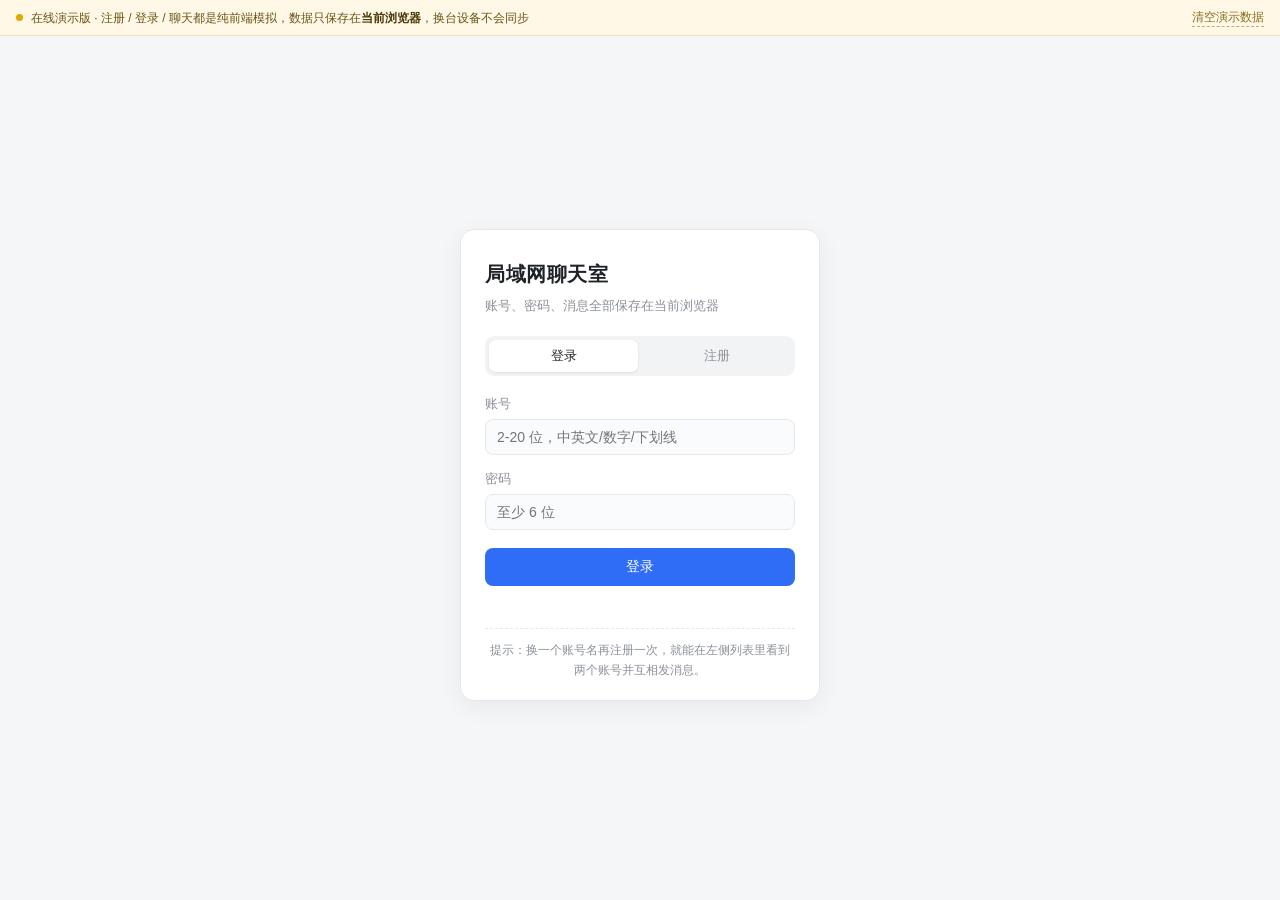
<file: docs/index.html>
<!DOCTYPE html>
<html lang="zh-CN">
<head>
  <meta charset="UTF-8" />
  <meta name="viewport" content="width=device-width, initial-scale=1.0" />
  <title>局域网聊天室 · 在线演示</title>
  <link rel="icon" href="data:image/svg+xml,%3Csvg xmlns='http://www.w3.org/2000/svg' viewBox='0 0 100 100'%3E%3Crect width='100' height='100' rx='22' fill='%232f6df6'/%3E%3Cpath d='M24 30h52v30H50l-16 14v-14H24z' fill='white'/%3E%3C/svg%3E" />
  <link rel="stylesheet" href="style.css" />
</head>
<body>

  <!-- 演示版横幅：告诉访问者数据只保存在本机浏览器 -->
  <div class="demo-bar">
    <span class="demo-dot"></span>
    <span>在线演示版 · 注册 / 登录 / 聊天都是纯前端模拟，数据只保存在<strong>当前浏览器</strong>，换台设备不会同步</span>
    <a class="demo-link" href="#" id="resetBtn">清空演示数据</a>
  </div>

  <!-- ============ 登录 / 注册 ============ -->
  <section id="authView" class="auth-view">
    <div class="auth-card">
      <h1>局域网聊天室</h1>
      <p class="sub">账号、密码、消息全部保存在当前浏览器</p>

      <div class="tabs">
        <button class="tab active" data-mode="login" type="button">登录</button>
        <button class="tab" data-mode="register" type="button">注册</button>
      </div>

      <form id="authForm" autocomplete="off">
        <label class="field">
          <span>账号</span>
          <input id="username" type="text" placeholder="2-20 位，中英文/数字/下划线" maxlength="20" required />
        </label>
        <label class="field">
          <span>密码</span>
          <input id="password" type="password" placeholder="至少 6 位" maxlength="64" required />
        </label>
        <button id="authSubmit" class="primary" type="submit">登录</button>
        <p id="authMsg" class="form-msg"></p>
      </form>

      <p class="demo-hint" id="demoHint"></p>
    </div>
  </section>

  <!-- ============ 聊天主界面 ============ -->
  <section id="chatView" class="chat-view hidden">
    <!-- 左侧：所有账号 -->
    <aside class="sidebar">
      <header class="sidebar-head">
        <div class="me">
          <span id="meName" class="me-name"></span>
          <span class="me-tip">在线</span>
        </div>
        <button id="logoutBtn" class="ghost" type="button">退出</button>
      </header>
      <p class="list-title">全部账号 <span id="userCount">0</span></p>
      <ul id="userList" class="user-list"></ul>
    </aside>

    <!-- 右侧：聊天区 -->
    <main class="main">
      <header class="chat-head">
        <span id="chatTitle">请选择左侧账号开始聊天</span>
        <span id="chatSub" class="chat-sub"></span>
      </header>

      <div id="messageList" class="message-list">
        <div class="empty" id="emptyTip">还没有选择聊天对象</div>
      </div>

      <form id="sendForm" class="send-form">
        <input id="messageInput" type="text" placeholder="输入消息，按回车发送" maxlength="2000" autocomplete="off" disabled />
        <button id="sendBtn" class="primary" type="submit" disabled>发送</button>
      </form>
    </main>
  </section>

  <script src="app.js"></script>
</body>
</html>
</file>
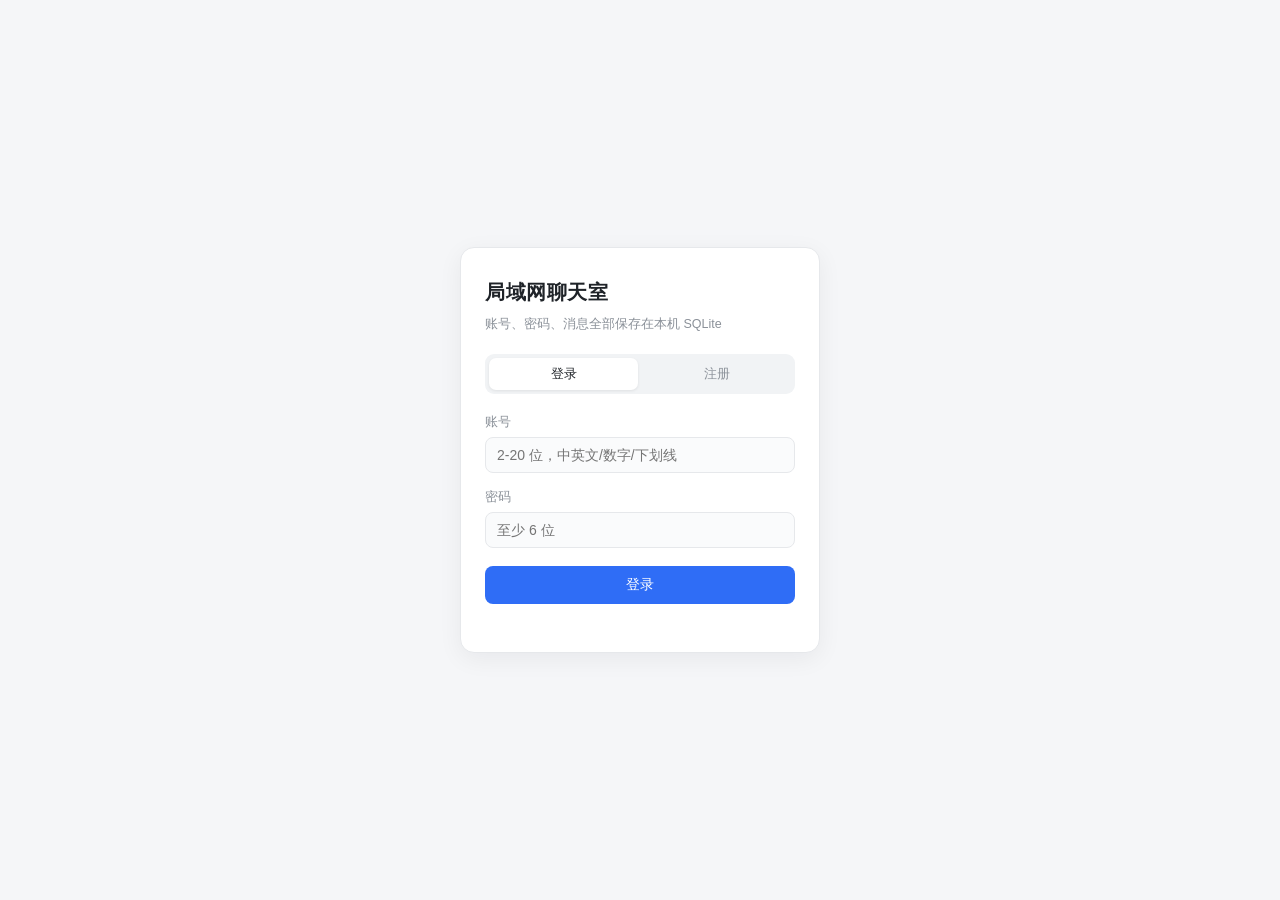
<file: public/index.html>
<!DOCTYPE html>
<html lang="zh-CN">
<head>
  <meta charset="UTF-8" />
  <!-- 局域网手机上打开时，按设备宽度渲染 -->
  <meta name="viewport" content="width=device-width, initial-scale=1.0" />
  <title>局域网聊天室</title>
  <!-- 内联 SVG favicon，避免浏览器额外请求 /favicon.ico 报 404 -->
  <link rel="icon" href="data:image/svg+xml,%3Csvg xmlns='http://www.w3.org/2000/svg' viewBox='0 0 100 100'%3E%3Crect width='100' height='100' rx='22' fill='%232f6df6'/%3E%3Cpath d='M24 30h52v30H50l-16 14v-14H24z' fill='white'/%3E%3C/svg%3E" />
  <link rel="stylesheet" href="style.css" />
</head>
<body>

  <!-- ============ 登录 / 注册 ============ -->
  <section id="authView" class="auth-view">
    <div class="auth-card">
      <h1>局域网聊天室</h1>
      <p class="sub">账号、密码、消息全部保存在本机 SQLite</p>

      <div class="tabs">
        <button class="tab active" data-mode="login" type="button">登录</button>
        <button class="tab" data-mode="register" type="button">注册</button>
      </div>

      <form id="authForm" autocomplete="off">
        <label class="field">
          <span>账号</span>
          <input id="username" type="text" placeholder="2-20 位，中英文/数字/下划线" maxlength="20" required />
        </label>
        <label class="field">
          <span>密码</span>
          <input id="password" type="password" placeholder="至少 6 位" maxlength="64" required />
        </label>
        <button id="authSubmit" class="primary" type="submit">登录</button>
        <p id="authMsg" class="form-msg"></p>
      </form>
    </div>
  </section>

  <!-- ============ 聊天主界面 ============ -->
  <section id="chatView" class="chat-view hidden">
    <!-- 左侧：所有账号 -->
    <aside class="sidebar">
      <header class="sidebar-head">
        <div class="me">
          <span id="meName" class="me-name"></span>
          <span class="me-tip">在线</span>
        </div>
        <button id="logoutBtn" class="ghost" type="button">退出</button>
      </header>
      <p class="list-title">全部账号 <span id="userCount">0</span></p>
      <ul id="userList" class="user-list"></ul>
    </aside>

    <!-- 右侧：聊天区 -->
    <main class="main">
      <header class="chat-head">
        <span id="chatTitle">请选择左侧账号开始聊天</span>
        <span id="chatSub" class="chat-sub"></span>
      </header>

      <div id="messageList" class="message-list">
        <div class="empty" id="emptyTip">还没有选择聊天对象</div>
      </div>

      <form id="sendForm" class="send-form">
        <input id="messageInput" type="text" placeholder="输入消息，按回车发送" maxlength="2000" autocomplete="off" disabled />
        <button id="sendBtn" class="primary" type="submit" disabled>发送</button>
      </form>
    </main>
  </section>

  <script src="app.js"></script>
</body>
</html>
</file>
<file: docs/style.css>
/* ==========================================================================
   style.css —— 全部为 CSS3 原生写法，无框架、无预处理器
   设计：浅色、克制、可读优先。左侧账号列表 + 右侧气泡聊天
   （GitHub Pages 演示版在此基础上前置了一条 .demo-bar 说明栏）
   ========================================================================== */

:root {
  --bg: #f5f6f8;
  --panel: #ffffff;
  --line: #e6e8eb;
  --text: #1f2328;
  --muted: #8b9199;
  --brand: #2f6df6;
  --bubble-me: #2f6df6;
  --bubble-other: #f0f2f5;
  --radius: 10px;
}

* { box-sizing: border-box; }

html, body {
  height: 100%;
  margin: 0;
}

body {
  background: var(--bg);
  color: var(--text);
  font: 14px/1.6 -apple-system, "Segoe UI", "Microsoft YaHei", "PingFang SC", sans-serif;
  -webkit-font-smoothing: antialiased;
}

.hidden { display: none !important; }

button { font-family: inherit; cursor: pointer; }

/* ---------------------------- 演示版说明栏 ---------------------------- */
.demo-bar {
  display: flex;
  align-items: center;
  gap: 8px;
  padding: 8px 16px;
  background: #fff8e6;
  border-bottom: 1px solid #f2e2b8;
  color: #6b5314;
  font-size: 12px;
  line-height: 1.5;
}

.demo-bar strong { color: #4a3908; }

.demo-dot {
  width: 7px;
  height: 7px;
  flex: 0 0 7px;
  border-radius: 50%;
  background: #e0a800;
}

.demo-link {
  margin-left: auto;
  flex: 0 0 auto;
  color: #8a6d1f;
  text-decoration: none;
  border-bottom: 1px dashed #c9ae6a;
}

.demo-link:hover { color: #4a3908; }

.demo-hint {
  margin: 14px 0 0;
  padding-top: 12px;
  border-top: 1px dashed var(--line);
  font-size: 12px;
  color: var(--muted);
  text-align: center;
}

/* ---------------------------- 登录 / 注册 ---------------------------- */
.auth-view {
  min-height: calc(100% - 42px);   /* 减去顶部说明栏高度 */
  display: flex;
  align-items: center;
  justify-content: center;
  padding: 24px;
}

.auth-card {
  width: 100%;
  max-width: 360px;
  background: var(--panel);
  border: 1px solid var(--line);
  border-radius: 14px;
  padding: 28px 24px 20px;
  box-shadow: 0 6px 24px rgba(20, 25, 40, .06);
}

.auth-card h1 {
  margin: 0 0 6px;
  font-size: 20px;
  letter-spacing: .5px;
}

.auth-card .sub {
  margin: 0 0 20px;
  color: var(--muted);
  font-size: 12.5px;
}

.tabs {
  display: flex;
  gap: 4px;
  background: #f1f3f5;
  padding: 4px;
  border-radius: 9px;
  margin-bottom: 18px;
}

.tab {
  flex: 1;
  border: 0;
  background: transparent;
  color: var(--muted);
  padding: 7px 0;
  border-radius: 7px;
  font-size: 13px;
  transition: .15s;
}

.tab.active {
  background: var(--panel);
  color: var(--text);
  box-shadow: 0 1px 3px rgba(0, 0, 0, .08);
}

.field {
  display: block;
  margin-bottom: 14px;
}

.field span {
  display: block;
  font-size: 12.5px;
  color: var(--muted);
  margin-bottom: 5px;
}

.field input,
.send-form input {
  width: 100%;
  padding: 9px 11px;
  border: 1px solid var(--line);
  border-radius: 8px;
  background: #fafbfc;
  font-size: 14px;
  color: var(--text);
  outline: none;
  transition: border-color .15s, background .15s;
}

.field input:focus,
.send-form input:focus {
  border-color: var(--brand);
  background: #fff;
}

.primary {
  width: 100%;
  padding: 10px 0;
  border: 0;
  border-radius: 8px;
  background: var(--brand);
  color: #fff;
  font-size: 14px;
  margin-top: 4px;
  transition: opacity .15s;
}

.primary:hover:not(:disabled) { opacity: .9; }
.primary:disabled { opacity: .5; cursor: not-allowed; }

.form-msg {
  min-height: 18px;
  margin: 10px 0 0;
  font-size: 12.5px;
  color: #e5484d;
}

.form-msg.ok { color: #12a150; }

/* ---------------------------- 聊天布局 ---------------------------- */
.chat-view {
  height: calc(100% - 42px);   /* 减去顶部说明栏高度 */
  display: flex;
  background: var(--panel);
}

/* 左侧列表 */
.sidebar {
  width: 250px;
  flex: 0 0 250px;
  border-right: 1px solid var(--line);
  display: flex;
  flex-direction: column;
  background: #fbfcfd;
}

.sidebar-head {
  display: flex;
  align-items: center;
  justify-content: space-between;
  padding: 14px 16px;
  border-bottom: 1px solid var(--line);
}

.me-name { font-weight: 600; }

.me-tip {
  display: inline-block;
  margin-left: 6px;
  font-size: 11px;
  color: #12a150;
}

.ghost {
  border: 1px solid var(--line);
  background: #fff;
  color: var(--muted);
  border-radius: 6px;
  padding: 4px 10px;
  font-size: 12px;
}

.ghost:hover { color: var(--text); border-color: #cfd4da; }

.list-title {
  margin: 0;
  padding: 12px 16px 8px;
  font-size: 11.5px;
  color: var(--muted);
  letter-spacing: .5px;
}

.user-list {
  list-style: none;
  margin: 0;
  padding: 0 8px 12px;
  overflow-y: auto;
  flex: 1;
}

.user-item {
  display: flex;
  align-items: center;
  gap: 10px;
  padding: 9px 10px;
  border-radius: 9px;
  cursor: pointer;
  transition: background .12s;
}

.user-item:hover { background: #f1f3f6; }
.user-item.active { background: #e8f0ff; }

.avatar {
  width: 32px;
  height: 32px;
  flex: 0 0 32px;
  border-radius: 50%;
  background: #dfe4ea;
  color: #4a5158;
  display: flex;
  align-items: center;
  justify-content: center;
  font-size: 13px;
  font-weight: 600;
  text-transform: uppercase;
}

.user-item.active .avatar { background: var(--brand); color: #fff; }

.user-info { min-width: 0; flex: 1; }

.user-name {
  font-size: 13.5px;
  white-space: nowrap;
  overflow: hidden;
  text-overflow: ellipsis;
}

.user-preview {
  font-size: 11.5px;
  color: var(--muted);
  white-space: nowrap;
  overflow: hidden;
  text-overflow: ellipsis;
}

.badge-me {
  font-size: 10px;
  color: var(--brand);
  border: 1px solid #c9dbfd;
  border-radius: 4px;
  padding: 0 4px;
  margin-left: 4px;
  vertical-align: 1px;
}

/* 右侧聊天区 */
.main {
  flex: 1;
  display: flex;
  flex-direction: column;
  min-width: 0;
}

.chat-head {
  padding: 14px 20px;
  border-bottom: 1px solid var(--line);
  font-weight: 600;
  display: flex;
  align-items: baseline;
  gap: 8px;
}

.chat-sub {
  font-weight: 400;
  font-size: 12px;
  color: var(--muted);
}

.message-list {
  flex: 1;
  overflow-y: auto;
  padding: 20px;
  background: #fafbfc;
  display: flex;
  flex-direction: column;
  gap: 10px;
}

.empty {
  margin: auto;
  color: var(--muted);
  font-size: 13px;
}

.msg-row {
  display: flex;
  gap: 8px;
  align-items: flex-end;
  max-width: 78%;
}

.msg-row.mine {
  align-self: flex-end;
  flex-direction: row-reverse;
}

.msg-meta {
  font-size: 11px;
  color: var(--muted);
  margin-bottom: 3px;
}

.bubble {
  padding: 8px 12px;
  border-radius: 12px;
  background: var(--bubble-other);
  word-break: break-word;
  white-space: pre-wrap;   /* 保留用户输入的换行 */
  font-size: 13.5px;
}

.msg-row.mine .bubble {
  background: var(--bubble-me);
  color: #fff;
}

.send-form {
  display: flex;
  gap: 10px;
  padding: 14px 20px;
  border-top: 1px solid var(--line);
  background: var(--panel);
}

.send-form .primary {
  width: auto;
  flex: 0 0 84px;
  margin: 0;
  padding: 0 16px;
}

/* ---------------------------- 移动端适配 ---------------------------- */
@media (max-width: 720px) {
  .sidebar { width: 108px; flex-basis: 108px; }
  .user-preview, .me-tip, .chat-sub { display: none; }
  .sidebar-head { padding: 12px 10px; flex-direction: column; gap: 8px; }
  .message-list { padding: 12px; }
  .msg-row { max-width: 88%; }
  .demo-bar { font-size: 11.5px; align-items: flex-start; }
  .demo-link { margin-left: 0; }
}
</file>
<file: public/style.css>
/* ==========================================================================
   style.css —— 全部为 CSS3 原生写法，无框架、无预处理器
   设计：浅色、克制、可读优先。左侧账号列表 + 右侧气泡聊天
   ========================================================================== */

:root {
  --bg: #f5f6f8;
  --panel: #ffffff;
  --line: #e6e8eb;
  --text: #1f2328;
  --muted: #8b9199;
  --brand: #2f6df6;
  --bubble-me: #2f6df6;
  --bubble-other: #f0f2f5;
  --radius: 10px;
}

* { box-sizing: border-box; }

html, body {
  height: 100%;
  margin: 0;
}

body {
  background: var(--bg);
  color: var(--text);
  font: 14px/1.6 -apple-system, "Segoe UI", "Microsoft YaHei", "PingFang SC", sans-serif;
  -webkit-font-smoothing: antialiased;
}

.hidden { display: none !important; }

button { font-family: inherit; cursor: pointer; }

/* ---------------------------- 登录 / 注册 ---------------------------- */
.auth-view {
  min-height: 100%;
  display: flex;
  align-items: center;
  justify-content: center;
  padding: 24px;
}

.auth-card {
  width: 100%;
  max-width: 360px;
  background: var(--panel);
  border: 1px solid var(--line);
  border-radius: 14px;
  padding: 28px 24px 20px;
  box-shadow: 0 6px 24px rgba(20, 25, 40, .06);
}

.auth-card h1 {
  margin: 0 0 6px;
  font-size: 20px;
  letter-spacing: .5px;
}

.auth-card .sub {
  margin: 0 0 20px;
  color: var(--muted);
  font-size: 12.5px;
}

.tabs {
  display: flex;
  gap: 4px;
  background: #f1f3f5;
  padding: 4px;
  border-radius: 9px;
  margin-bottom: 18px;
}

.tab {
  flex: 1;
  border: 0;
  background: transparent;
  color: var(--muted);
  padding: 7px 0;
  border-radius: 7px;
  font-size: 13px;
  transition: .15s;
}

.tab.active {
  background: var(--panel);
  color: var(--text);
  box-shadow: 0 1px 3px rgba(0, 0, 0, .08);
}

.field {
  display: block;
  margin-bottom: 14px;
}

.field span {
  display: block;
  font-size: 12.5px;
  color: var(--muted);
  margin-bottom: 5px;
}

.field input,
.send-form input {
  width: 100%;
  padding: 9px 11px;
  border: 1px solid var(--line);
  border-radius: 8px;
  background: #fafbfc;
  font-size: 14px;
  color: var(--text);
  outline: none;
  transition: border-color .15s, background .15s;
}

.field input:focus,
.send-form input:focus {
  border-color: var(--brand);
  background: #fff;
}

.primary {
  width: 100%;
  padding: 10px 0;
  border: 0;
  border-radius: 8px;
  background: var(--brand);
  color: #fff;
  font-size: 14px;
  margin-top: 4px;
  transition: opacity .15s;
}

.primary:hover:not(:disabled) { opacity: .9; }
.primary:disabled { opacity: .5; cursor: not-allowed; }

.form-msg {
  min-height: 18px;
  margin: 10px 0 0;
  font-size: 12.5px;
  color: #e5484d;
}

.form-msg.ok { color: #12a150; }

/* ---------------------------- 聊天布局 ---------------------------- */
.chat-view {
  height: 100%;
  display: flex;
  background: var(--panel);
}

/* 左侧列表 */
.sidebar {
  width: 250px;
  flex: 0 0 250px;
  border-right: 1px solid var(--line);
  display: flex;
  flex-direction: column;
  background: #fbfcfd;
}

.sidebar-head {
  display: flex;
  align-items: center;
  justify-content: space-between;
  padding: 14px 16px;
  border-bottom: 1px solid var(--line);
}

.me-name { font-weight: 600; }

.me-tip {
  display: inline-block;
  margin-left: 6px;
  font-size: 11px;
  color: #12a150;
}

.ghost {
  border: 1px solid var(--line);
  background: #fff;
  color: var(--muted);
  border-radius: 6px;
  padding: 4px 10px;
  font-size: 12px;
}

.ghost:hover { color: var(--text); border-color: #cfd4da; }

.list-title {
  margin: 0;
  padding: 12px 16px 8px;
  font-size: 11.5px;
  color: var(--muted);
  letter-spacing: .5px;
}

.user-list {
  list-style: none;
  margin: 0;
  padding: 0 8px 12px;
  overflow-y: auto;
  flex: 1;
}

.user-item {
  display: flex;
  align-items: center;
  gap: 10px;
  padding: 9px 10px;
  border-radius: 9px;
  cursor: pointer;
  transition: background .12s;
}

.user-item:hover { background: #f1f3f6; }
.user-item.active { background: #e8f0ff; }

.avatar {
  width: 32px;
  height: 32px;
  flex: 0 0 32px;
  border-radius: 50%;
  background: #dfe4ea;
  color: #4a5158;
  display: flex;
  align-items: center;
  justify-content: center;
  font-size: 13px;
  font-weight: 600;
  text-transform: uppercase;
}

.user-item.active .avatar { background: var(--brand); color: #fff; }

.user-info { min-width: 0; flex: 1; }

.user-name {
  font-size: 13.5px;
  white-space: nowrap;
  overflow: hidden;
  text-overflow: ellipsis;
}

.user-preview {
  font-size: 11.5px;
  color: var(--muted);
  white-space: nowrap;
  overflow: hidden;
  text-overflow: ellipsis;
}

.badge-me {
  font-size: 10px;
  color: var(--brand);
  border: 1px solid #c9dbfd;
  border-radius: 4px;
  padding: 0 4px;
  margin-left: 4px;
  vertical-align: 1px;
}

/* 右侧聊天区 */
.main {
  flex: 1;
  display: flex;
  flex-direction: column;
  min-width: 0;
}

.chat-head {
  padding: 14px 20px;
  border-bottom: 1px solid var(--line);
  font-weight: 600;
  display: flex;
  align-items: baseline;
  gap: 8px;
}

.chat-sub {
  font-weight: 400;
  font-size: 12px;
  color: var(--muted);
}

.message-list {
  flex: 1;
  overflow-y: auto;
  padding: 20px;
  background: #fafbfc;
  display: flex;
  flex-direction: column;
  gap: 10px;
}

.empty {
  margin: auto;
  color: var(--muted);
  font-size: 13px;
}

.msg-row {
  display: flex;
  gap: 8px;
  align-items: flex-end;
  max-width: 78%;
}

.msg-row.mine {
  align-self: flex-end;
  flex-direction: row-reverse;
}

.msg-meta {
  font-size: 11px;
  color: var(--muted);
  margin-bottom: 3px;
}

.bubble {
  padding: 8px 12px;
  border-radius: 12px;
  background: var(--bubble-other);
  word-break: break-word;
  white-space: pre-wrap;   /* 保留用户输入的换行 */
  font-size: 13.5px;
}

.msg-row.mine .bubble {
  background: var(--bubble-me);
  color: #fff;
}

.send-form {
  display: flex;
  gap: 10px;
  padding: 14px 20px;
  border-top: 1px solid var(--line);
  background: var(--panel);
}

.send-form .primary {
  width: auto;
  flex: 0 0 84px;
  margin: 0;
  padding: 0 16px;
}

/* ---------------------------- 移动端适配 ---------------------------- */
@media (max-width: 720px) {
  .sidebar { width: 108px; flex-basis: 108px; }
  .user-preview, .me-tip, .chat-sub { display: none; }
  .sidebar-head { padding: 12px 10px; flex-direction: column; gap: 8px; }
  .message-list { padding: 12px; }
  .msg-row { max-width: 88%; }
}
</file>
